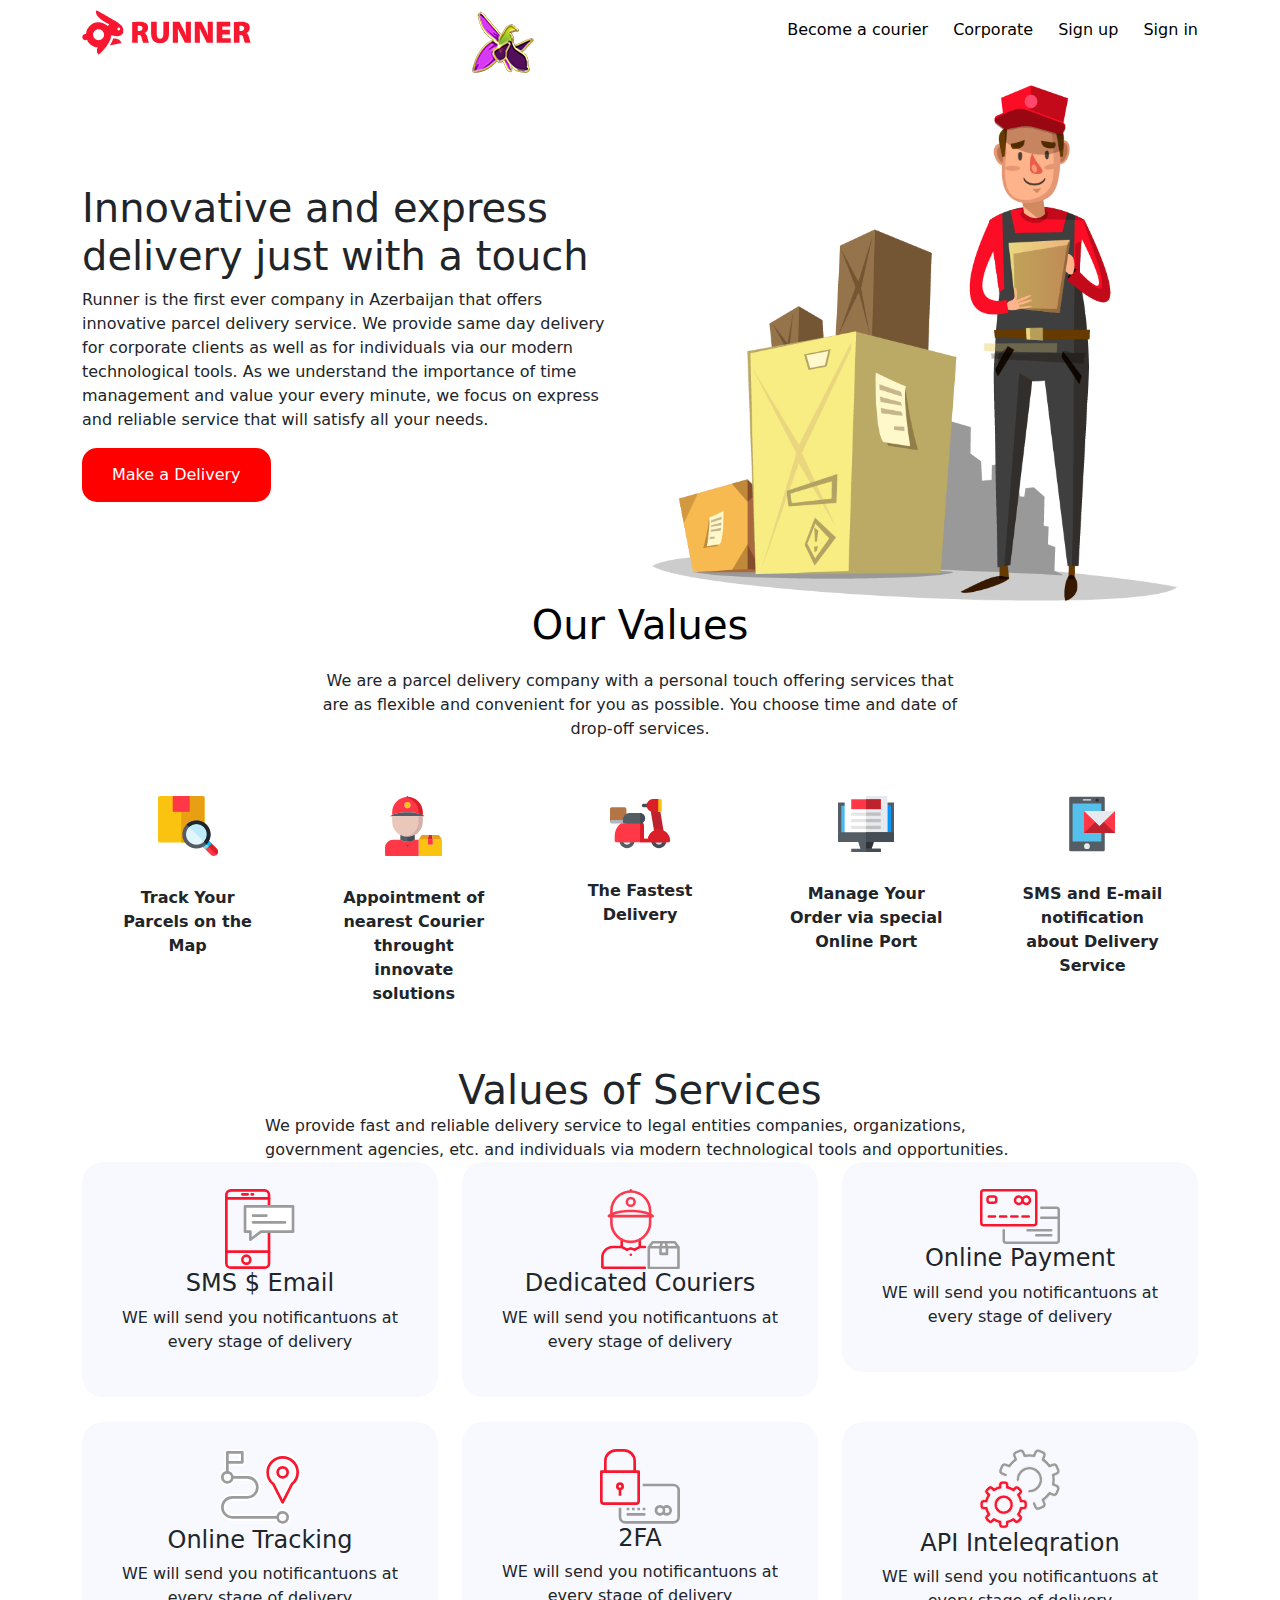
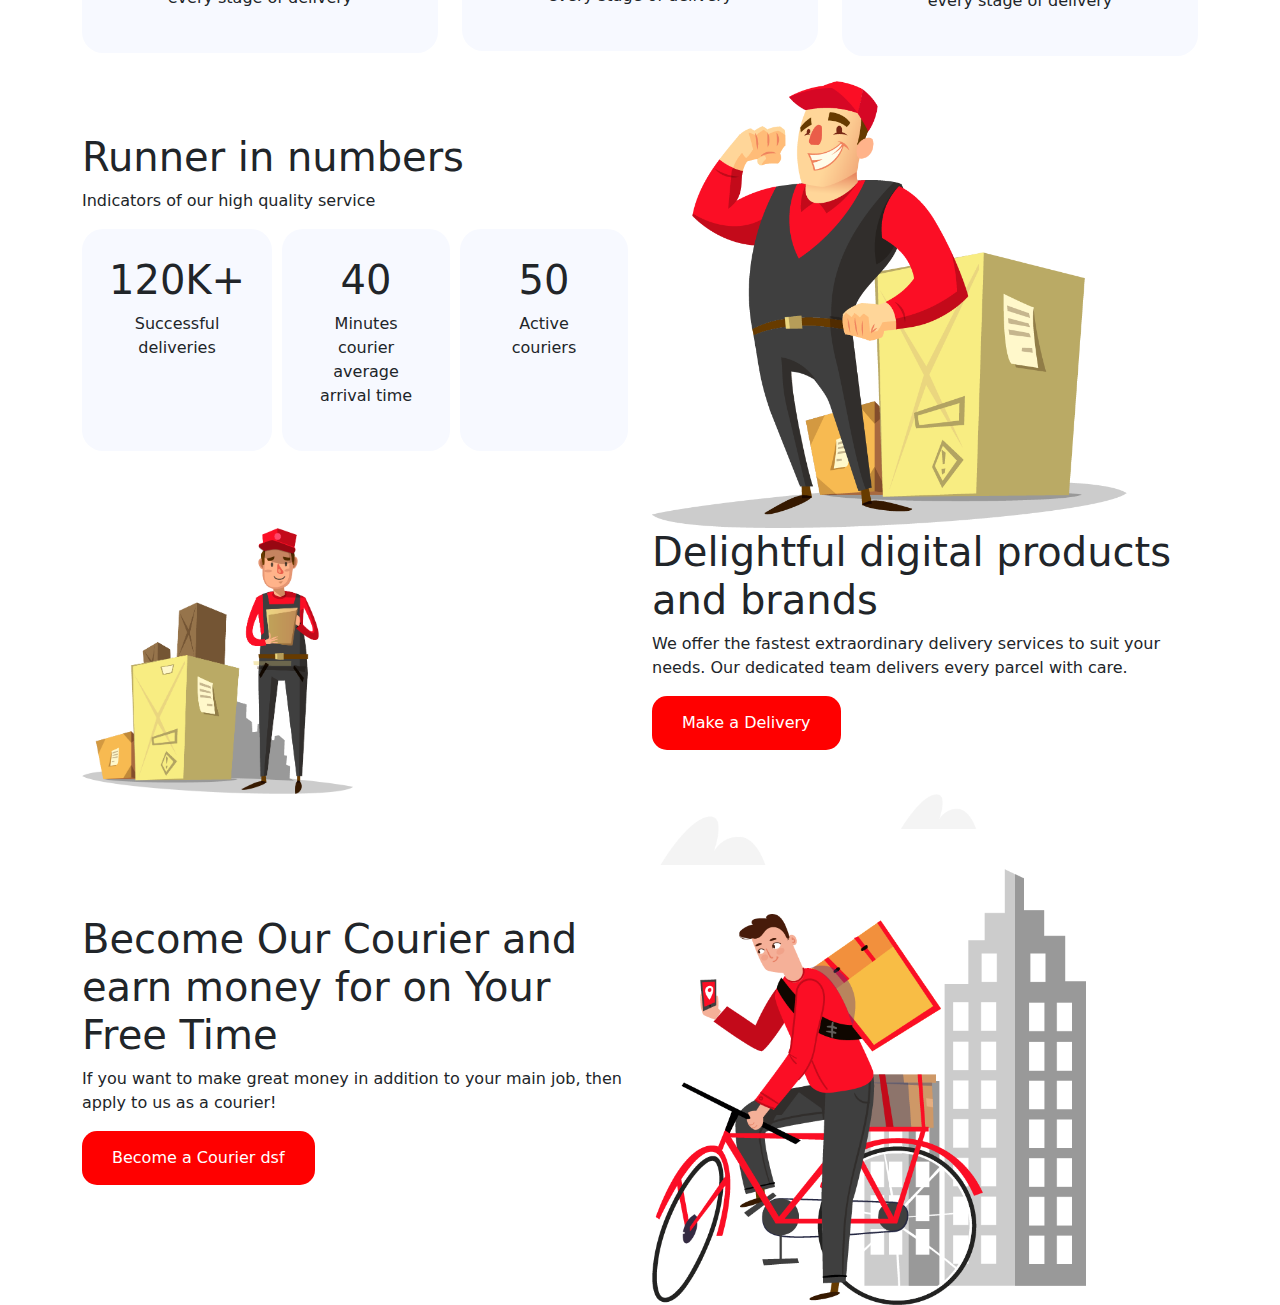
<file: index.html>
<!DOCTYPE html>
<html lang="en">

<head>
    <meta charset="UTF-8">
    <meta name="viewport" content="width=device-width, initial-scale=1.0">
    <link href="https://cdn.jsdelivr.net/npm/bootstrap@5.3.3/dist/css/bootstrap.min.css" rel="stylesheet"
        integrity="sha384-QWTKZyjpPEjISv5WaRU9OFeRpok6YctnYmDr5pNlyT2bRjXh0JMhjY6hW+ALEwIH" crossorigin="anonymous">
    <link rel="stylesheet" href="https://cdnjs.cloudflare.com/ajax/libs/font-awesome/6.5.2/css/all.min.css">
    <link rel="stylesheet" href="assets/css/style.css">
    <title>Document</title>
</head>

<body>
    <header>
        <div class="container">
            <div class="header-first">
                <div class="logo-img">
                    <img src="assets/images/logo.svg" alt="">
                </div>
                <img src="assets/images/xb64.png" alt="">
                <ul>
                    <li>
                        <a href="">Become a courier</a>
                    </li>
                    <li>
                        <a href="">Corporate</a>
                    </li>
                    <li>
                        <a href="">Sign up</a>
                    </li>
                    <li>
                        <a href="">Sign in</a>
                    </li>
                </ul>
            </div>
        </div>
    </header>
    <main>
        <section id="hero-section">
            <div class="container">

                <div class="row hero-row">
                    <div class="col-6">
                        <h1>Innovative and express delivery just with a touch</h1>
                        <p>Runner is the first ever company in Azerbaijan that offers innovative parcel delivery
                            service. We provide same day delivery for corporate clients as well as for individuals via
                            our modern technological tools. As we understand the importance of time management and value
                            your every minute, we focus on express and reliable service that will satisfy all your
                            needs.</p>
                        <button>Make a Delivery</button>
                    </div>
                    <div class="col-6">
                        <div class="hero-img">
                            <img src="assets/images/index_image.png" alt="">
                        </div>
                    </div>
                </div>
                <h1 class="title-Runner">Our Values</h1>
                <p class="description-Runner">We are a parcel delivery company with a personal touch offering services
                    that are as flexible and convenient for you as possible. You choose time and date of drop-off
                    services.</p>
                <div class="values-grid">
                    <div class="our-box">
                        <div class="icon">
                            <img src="assets/images/values_icon_3.svg" alt="">
                        </div>
                        <h5>Track Your Parcels on the Map</h5>
                    </div>
                    <div class="our-box">
                        <div class="icon">
                            <img src="assets/images/values_icon_2.svg" alt="">
                        </div>
                        <h5>Appointment of nearest Courier throught innovate solutions</h5>
                    </div>
                    <div class="our-box">
                        <div class="icon">
                            <img src="assets/images/values_icon_1.svg" alt="">
                        </div>
                        <h5>The Fastest Delivery</h5>
                    </div>
                    <div class="our-box">
                        <div class="icon">
                            <img src="assets/images/values_icon_4.svg" alt="">
                        </div>
                        <h5>Manage Your Order via special Online Port</h5>
                    </div>
                    <div class="our-box">
                        <div class="icon">
                            <img src="assets/images/values_icon_5.svg" alt="">
                        </div>
                        <h5>SMS and E-mail notification about Delivery Service</h5>
                    </div>
                </div>
            </div>
        </section>
        <section id="about-section">
            <div class="container">
                <h1 class="title-services">Values of Services</h1>
                <p class="text-services">We provide fast and reliable delivery service to legal entities companies,
                    organizations, government agencies, etc. and individuals via modern technological tools and
                    opportunities.</p>
                <div class="row">
                    <div class="col-4">
                        <div class="services-box">
                            <div class="icon">
                                <img src="assets/images/service_icon_1.svg" alt="">
                            </div>
                            <h4 class="title">
                                SMS $ Email
                            </h4>
                            <p class="text">WE will send you notificantuons at every stage of delivery</p>
                        </div>
                    </div>
                    <div class="col-4">
                        <div class="services-box">
                            <div class="icon">
                                <img src="assets/images/service_icon_2.svg" alt="">
                            </div>
                            <h4 class="title">Dedicated Couriers</h4>
                            <p class="text">WE will send you notificantuons at every stage of delivery</p>
                        </div>
                    </div>
                    <div class="col-4">
                        <div class="services-box">
                            <div class="icon">
                                <img src="assets/images/service_icon_3.svg" alt="">
                            </div>
                            <h4 class="title">Online Payment</h4>
                            <p class="text">WE will send you notificantuons at every stage of delivery</p>
                        </div>
                    </div>
                    <div class="col-4">
                        <div class="services-box">
                            <div class="icon">
                                <img src="assets/images/service_icon_4.svg" alt="">
                            </div>
                            <h4 class="title">Online Tracking</h4>
                            <p class="text">WE will send you notificantuons at every stage of delivery</p>
                        </div>
                    </div>
                    <div class="col-4">
                        <div class="services-box">
                            <div class="icon">
                                <img src="assets/images/service_icon_5.svg" alt="">
                            </div>
                            <h4 class="title">2FA</h4>
                            <p class="text">WE will send you notificantuons at every stage of delivery</p>
                        </div>
                    </div>
                    <div class="col-4">
                        <div class="services-box">
                            <div class="icon">
                                <img src="assets/images/service_icon_6.svg" alt="">
                            </div>
                            <h4 class="title">API Inteleqration</h4>
                            <p class="text">WE will send you notificantuons at every stage of delivery</p>
                        </div>
                    </div>
                </div>
            </div>
        </section>
        <section id="numbers-section">
            <div class="container">
                <div class="row number-row">
                    <div class="col-6">
                        <h1>Runner in numbers</h1>
                        <p>Indicators of our high quality service</p>
                        <div class="number-box-all">
                            <div class="numbers-box">
                                <h1 class="title">120K+</h1>
                                <p class="text">Successful deliveries</p>
                            </div>
                            <div class="numbers-box">
                                <h1 class="title">40</h1>
                                <p class="text">Minutes courier average arrival time</p>
                            </div>
                            <div class="numbers-box">
                                <h1 class="title">50</h1>
                                <p class="text">Active couriers</p>
                            </div>
                        </div>
                    </div>
                    <div class="col-6">
                        <div class="picture-number">
                            <img src="assets/images/runner_image.png" alt="">

                        </div>
                    </div>
                </div>
            </div>
        </section>
        <section id="products-section">
            <div class="container">
                <div class="row">
                    <div class="col-6">
                        <div class="picture">
                            <img src="assets/images/index_article.png" alt="">
                        </div>
                    </div>
                    <div class="col-6">
                        <div class="products-about">
                            <h1>Delightful digital products and brands
                            </h1>
                            <p>We offer the fastest extraordinary delivery services to suit your needs. Our dedicated
                                team delivers every parcel with care.</p>
                            <div>
                                <button>Make a Delivery</button>
                            </div>
                        </div>
                    </div>
                </div>
            </div>
        </section>
        <section id="Courier-section">
            <div class="container">
                <div class="row end-row">
                    <div class="col-6">
                        <h1>Become Our Courier and earn money for on Your Free Time</h1>
                        <p>If you want to make great money in addition to your main job, then apply to us as a courier!
                        </p>
                        <button>Become a Courier dsf</button>
                    </div>
                    <div class="col-6">
                        <div class="pictures">
                            <img src="assets/images/index_become.png" alt="">
                        </div>
                    </div>
                </div>
            </div>
        </section>
    </main>
    <footer></footer>
</body>

</html>
</file>
<file: assets/css/style.css>
*{
    padding:0px;
    margin:0px;
    box-sizing: border-box;
}
img {
    max-width: 100%;
}
.header-first{
    width: 100%;
    padding: 10px 0;
    display: flex;
    justify-content: space-between;
}
.header-first ul{
    height: 40px;
    display: flex;
    align-items: center;
    list-style: none;
    gap: 25px;
  
}
.header-first ul a{
    text-decoration: none;
    height: 100%;
    color: #000;
}

.hero-img img {
    width: 525px;
}
button{
    background-color: red;
    padding: 15px 30px;
    border: none;
    border-radius: 15px;
    font-size: 16px;
    color:#fff
}
.description-Runner{
    width: 650px;
    margin: auto;
    text-align: center;
    margin-top: 20px;
    margin-bottom: 28px;
}
.title-Runner{
    width: 750px;
    margin: auto;
    text-align: center;
}
.values-grid{
    display: flex;
    gap: 15px;
    
}
.our-box{
    text-align: center;
    position: relative;
    border-radius: 21px;
    width: 100%;
    padding: 27px;
    margin-bottom: 25px;
}
.our-box h5{
    font-size: 16px;
    font-weight: bold;
    line-height: 1.5;
    padding-top: 30px;
}
.title-Runner{
    color: #000;
}
.services-box{
   background: #F7F9FF; 
   position: relative;
   transition: all 0.3s;
   border-radius: 21px;
   width: 100%;
   padding: 27px;
   margin-bottom: 25px;
   text-align: center;
    
}
.icon{
    font-size: 35px;
}
.number-box-all{
display: flex;
gap: 10px;
}
.numbers-box{
    width: 29%;
    text-align: center;
}
.title-services{
    width: 750px;
    margin: auto;
    text-align: center;
}
.text-services{
    width: 750px;
    margin: auto; 
}
.numbers-box{
    background: #F7F9FF; 
    position: relative;
    transition: all 0.3s;
    border-radius: 21px;
    width: 100%;
    padding: 27px;
    margin-bottom: 25px;
    text-align: center;
}
.picture {
width: 271px;
}


.hero-row {
    justify-content: space-between;
    align-items: center;
}
.pictures {
    width: 434px;
}
.end-row{
    justify-content:space-between ;
    align-items: center;
}
.picture-number{
    width: 475px;
}
.number-row{
    justify-content: space-between;
    align-items: center;
}
</file>
